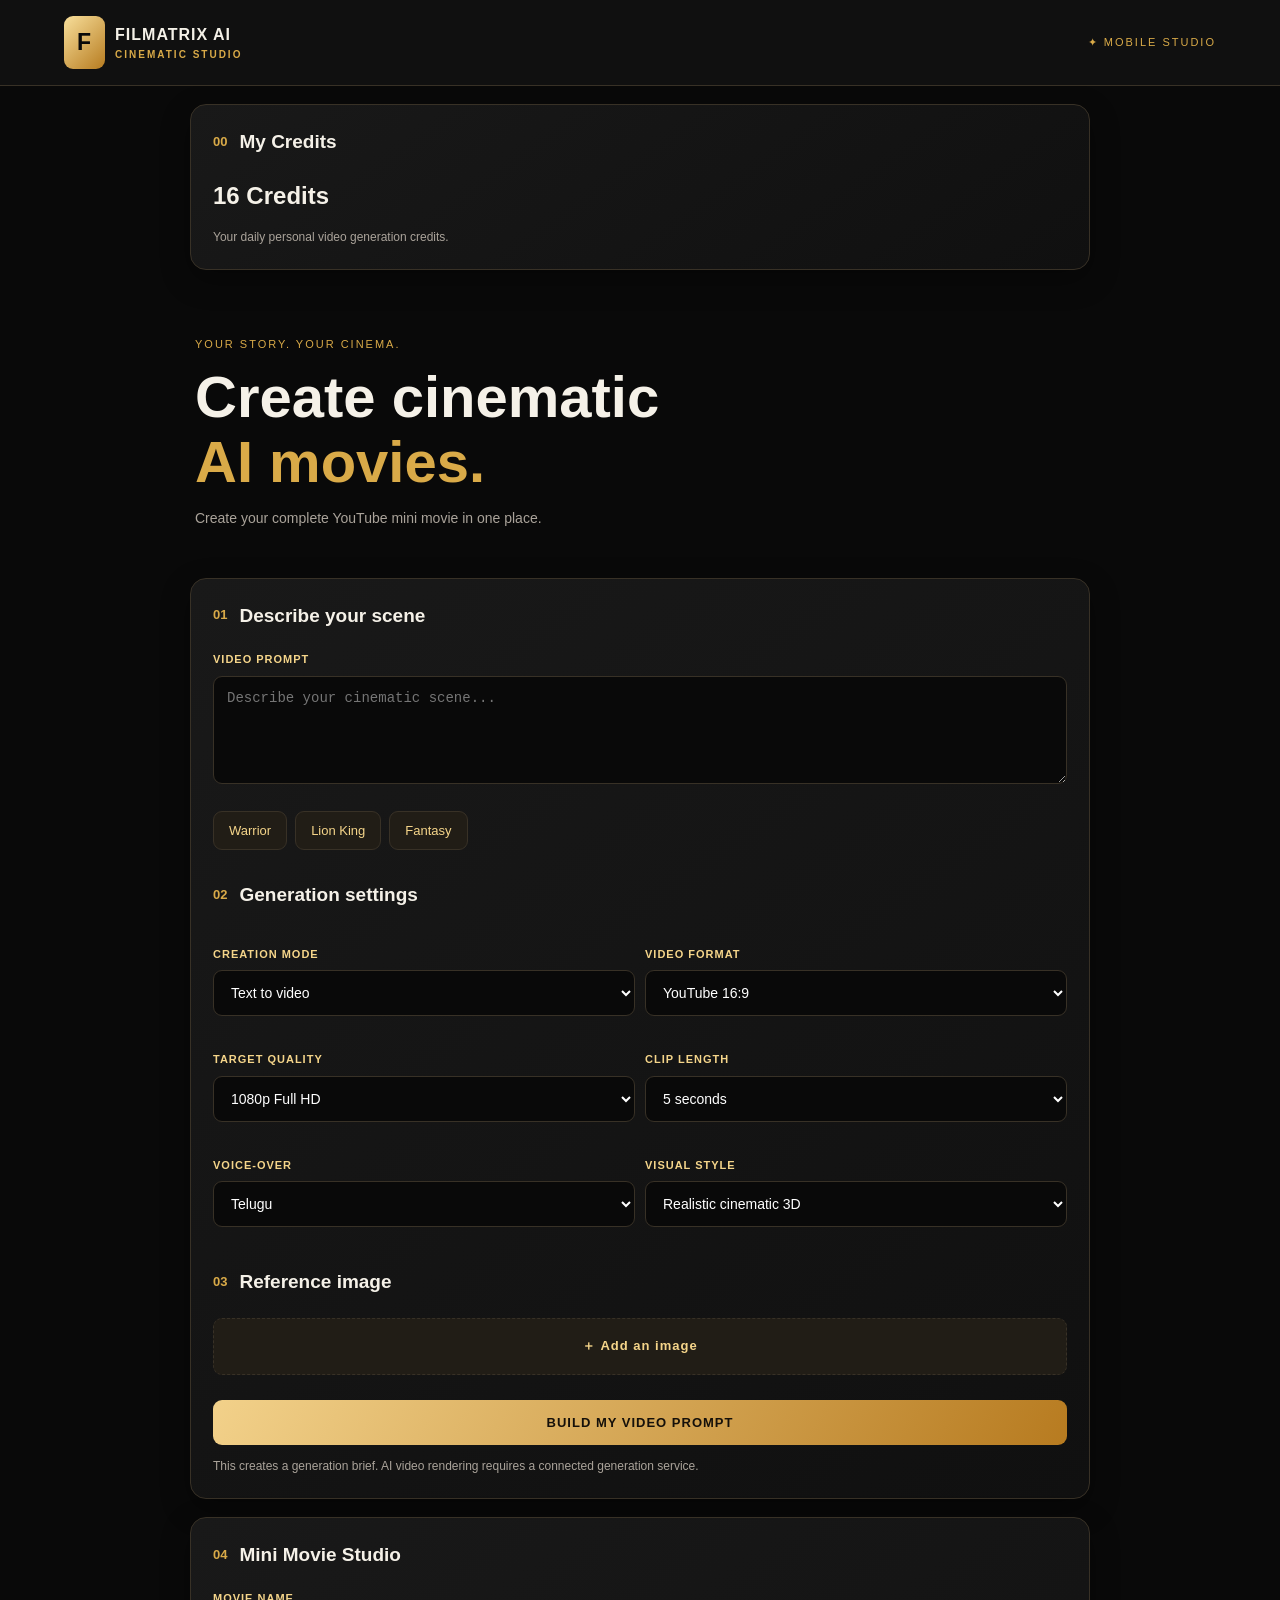
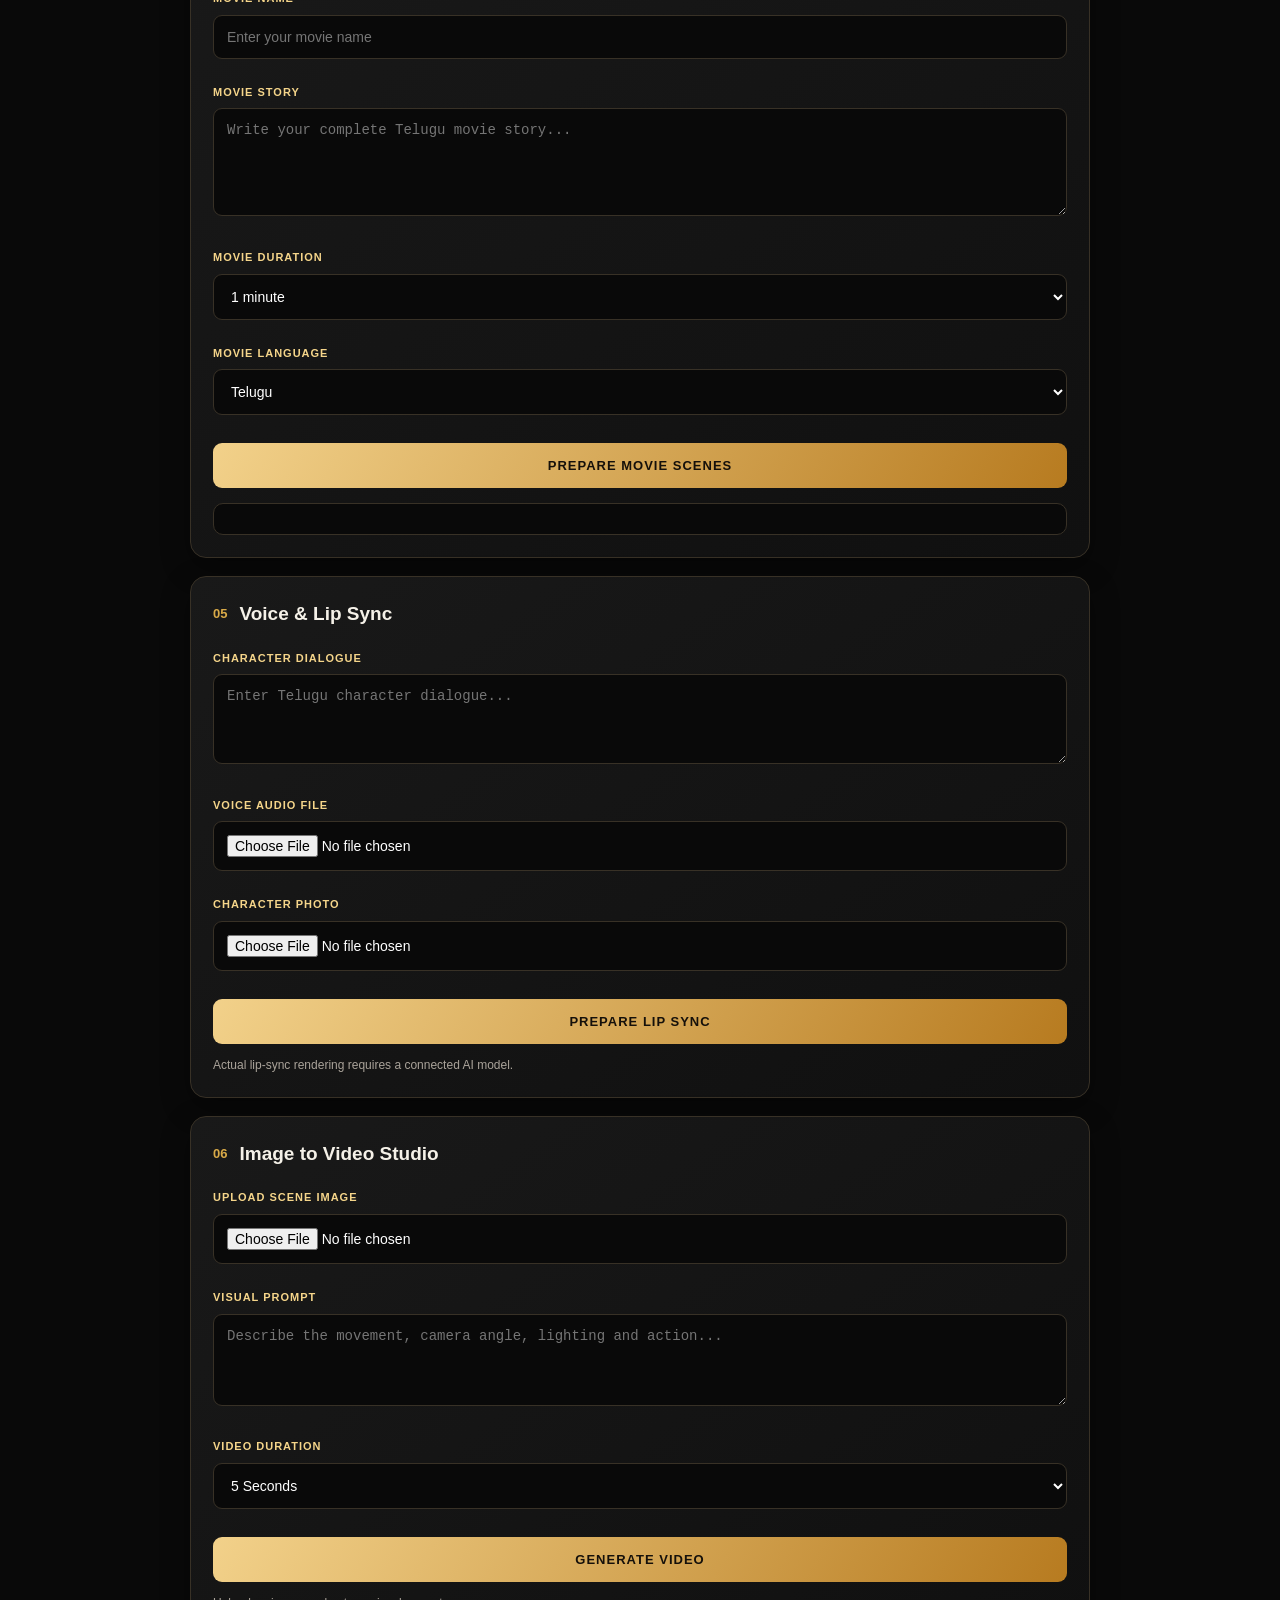
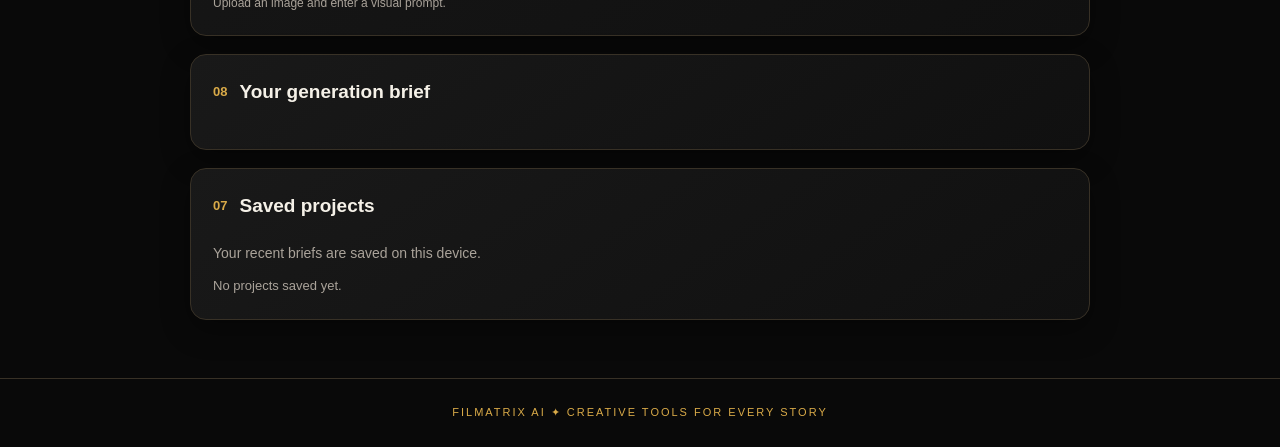
<file: index.html>
<!DOCTYPE html>
<html lang="en">
<head>
<meta charset="UTF-8">
<meta name="viewport" content="width=device-width,initial-scale=1">
<meta name="theme-color" content="#090909">
<title>FILMATRIX AI | Cinematic Studio</title>
<link rel="manifest" href="manifest.webmanifest">
<link rel="stylesheet" href="style.css">
</head>
<body>

<header class="topbar">
  <div class="brand">
    <span class="mark">F</span>
    <div>FILMATRIX AI <small>CINEMATIC STUDIO</small></div>
  </div>
  <span class="status">✦ MOBILE STUDIO</span>
</header>

<main>
  <section class="panel">
  <div class="section-title">
    <span>00</span>
    <h2>My Credits</h2>
  </div>

  <h2 id="creditBalance">16 Credits</h2>
  <p class="notice">Your daily personal video generation credits.</p>
  </section>
<section class="hero">
  <p class="eyebrow">YOUR STORY. YOUR CINEMA.</p>
  <h1>Create cinematic<br><em>AI movies.</em></h1>
  <p class="sub">Create your complete YouTube mini movie in one place.</p>
</section>

<section class="panel">
  <div class="section-title"><span>01</span><h2>Describe your scene</h2></div>
  <label for="prompt">VIDEO PROMPT</label>
  <textarea id="prompt" rows="5" placeholder="Describe your cinematic scene..."></textarea>
  <div class="chips" id="presets">
    <button type="button" data-prompt="A fearless warrior enters an ancient Indian kingdom at sunrise, cinematic 3D realism">Warrior</button>
    <button type="button" data-prompt="A majestic lion king stands on a rocky cliff above a vast jungle">Lion King</button>
    <button type="button" data-prompt="A magical fantasy temple emerges through mist, glowing golden lights">Fantasy</button>
  </div>

  <div class="section-title space"><span>02</span><h2>Generation settings</h2></div>
  <div class="two">
    <div><label for="mode">CREATION MODE</label>
      <select id="mode"><option>Text to video</option><option>Image to video</option><option>AI Lip Sync</option></select>
    </div>
    <div><label for="ratio">VIDEO FORMAT</label>
      <select id="ratio"><option value="16:9">YouTube 16:9</option><option value="9:16">Reels 9:16</option></select>
    </div>
    <div><label for="resolution">TARGET QUALITY</label>
      <select id="resolution"><option>1080p Full HD</option><option>720p HD</option><option>4K</option></select>
    </div>
    <div><label for="duration">CLIP LENGTH</label>
      <select id="duration"><option>5 seconds</option><option>10 seconds</option><option>15 seconds</option></select>
    </div>
    <div><label for="voice">VOICE-OVER</label>
      <select id="voice"><option>Telugu</option><option>English</option><option>Hindi</option></select>
    </div>
    <div><label for="style">VISUAL STYLE</label>
      <select id="style"><option>Realistic cinematic 3D</option><option>Fantasy 3D</option><option>Animation</option></select>
    </div>
  </div>

  <div class="section-title space"><span>03</span><h2>Reference image</h2></div>
  <label class="upload" for="imageInput">＋ Add an image</label>
  <input id="imageInput" type="file" accept="image/*" hidden>
  <div id="imagePreview"></div>

  <button id="buildBtn" class="primary" type="button">BUILD MY VIDEO PROMPT</button>
  <p class="notice">This creates a generation brief. AI video rendering requires a connected generation service.</p>
</section>

<section class="panel">
  <div class="section-title"><span>04</span><h2>Mini Movie Studio</h2></div>

  <label for="movieName">MOVIE NAME</label>
  <input id="movieName" type="text" placeholder="Enter your movie name">

  <label for="story">MOVIE STORY</label>
  <textarea id="story" rows="5" placeholder="Write your complete Telugu movie story..."></textarea>

  <label for="movieDuration">MOVIE DURATION</label>
  <select id="movieDuration">
    <option>1 minute</option>
    <option>5 minutes</option>
    <option>10 minutes</option>
    <option>20 minutes</option>
  </select>

  <label for="movieLanguage">MOVIE LANGUAGE</label>
  <select id="movieLanguage">
    <option>Telugu</option>
    <option>Hindi</option>
    <option>English</option>
  </select>

  <button type="button" class="primary" id="storyBtn">PREPARE MOVIE SCENES</button>
  <div id="sceneOutput"></div>
</section>

<section class="panel">
  <div class="section-title"><span>05</span><h2>Voice & Lip Sync</h2></div>
  <label for="dialogue">CHARACTER DIALOGUE</label>
  <textarea id="dialogue" rows="3" placeholder="Enter Telugu character dialogue..."></textarea>

  <label for="lipAudio">VOICE AUDIO FILE</label>
  <input id="lipAudio" type="file" accept="audio/*">

  <label for="lipImage">CHARACTER PHOTO</label>
  <input id="lipImage" type="file" accept="image/*">

  <button type="button" class="primary" id="lipBtn">PREPARE LIP SYNC</button>
  <p class="notice">Actual lip-sync rendering requires a connected AI model.</p>
</section>

<section class="panel">
  <div class="section-title">
    <span>06</span>
    <h2>Image to Video Studio</h2>
  </div>

  <label for="sceneImage">UPLOAD SCENE IMAGE</label>
  <input id="sceneImage" type="file" accept="image/*">

  <img id="scenePreview" alt="Scene preview"
       style="display:none; width:100%; border-radius:12px; margin-top:12px;">

  <label for="videoPrompt">VISUAL PROMPT</label>
  <textarea id="videoPrompt" rows="4"
    placeholder="Describe the movement, camera angle, lighting and action..."></textarea>

  <label for="videoDuration">VIDEO DURATION</label>
  <select id="videoDuration">
  <option value="5">5 Seconds</option>
  <option value="10">10 Seconds</option>
  <option value="60">1 Minute</option>
  <option value="300">5 Minutes</option>
  <option value="600">10 Minutes</option>
</select>

  <button type="button" class="primary" id="generateVideoBtn">
    GENERATE VIDEO
  </button>

  <p id="videoStatus" class="notice">
    Upload an image and enter a visual prompt.
  </p>

  <video id="generatedVideo" controls
    style="display:none; width:100%; margin-top:12px; border-radius:12px;">
  </video>

  <a id="downloadVideo" style="display:none;" download="alphamen-scene.mp4">
    DOWNLOAD VIDEO
  </a>
</section>

<section class="panel">
  <div class="section-title"><span>08</span><h2>Your generation brief</h2></div>
  <section id="result" class="hidden">
    <pre id="brief"></pre>
    <div class="actions">
      <button id="copyBtn" class="primary" type="button">COPY BRIEF</button>
      <button id="downloadBtn" type="button">DOWNLOAD BRIEF</button>
    </div>
  </section>
</section>

<section class="panel saved-panel">
  <div class="section-title"><span>07</span><h2>Saved projects</h2></div>
  <p class="muted">Your recent briefs are saved on this device.</p>
  <div id="savedList" class="saved-list">No projects saved yet.</div>
</section>
</main>
<footer>FILMATRIX AI ✦ CREATIVE TOOLS FOR EVERY STORY</footer>
<script src="app.js"></script>
</body>
</html>
</file>
<file: style.css>
* {
  box-sizing: border-box;
  margin: 0;
  padding: 0;
}

:root {
  --bg: #090909;
  --panel: #151515;
  --gold: #d9aa48;
  --gold-light: #f5d58a;
  --text: #f5f1e8;
  --muted: #aaa39a;
  --border: #383126;
}

body {
  background: var(--bg);
  color: var(--text);
  font-family: Arial, sans-serif;
  line-height: 1.6;
}

.topbar {
  display: flex;
  justify-content: space-between;
  align-items: center;
  padding: 16px 5%;
  border-bottom: 1px solid var(--border);
  background: #101010;
  position: sticky;
  top: 0;
  z-index: 10;
}

.brand {
  display: flex;
  align-items: center;
  gap: 10px;
  font-weight: bold;
  letter-spacing: 1px;
}

.brand small {
  display: block;
  color: var(--gold);
  font-size: 10px;
  letter-spacing: 2px;
}

.mark {
  color: #090909;
  background: linear-gradient(135deg, #f8df9b, #b77c20);
  border-radius: 9px;
  padding: 8px 13px;
  font-size: 23px;
  font-weight: 900;
}

.status, .eyebrow {
  color: var(--gold);
  font-size: 11px;
  letter-spacing: 2px;
}

main {
  width: min(900px, 92%);
  margin: auto;
  padding-bottom: 40px;
}

.hero {
  padding: 48px 5px 30px;
}

.hero h1 {
  font-size: clamp(35px, 8vw, 58px);
  line-height: 1.12;
  margin: 12px 0;
}

.hero h1 em {
  color: var(--gold);
  font-style: normal;
}

.sub, .muted, .notice {
  color: var(--muted);
  font-size: 14px;
}

.panel {
  background: linear-gradient(145deg, #191919, #101010);
  border: 1px solid var(--border);
  border-radius: 16px;
  padding: 22px;
  margin: 18px 0;
  box-shadow: 0 10px 30px #0005;
}

.section-title {
  display: flex;
  align-items: center;
  gap: 12px;
  margin-bottom: 20px;
}

.section-title span {
  color: var(--gold);
  font-size: 13px;
  font-weight: bold;
}

.section-title h2 {
  font-size: 19px;
}

.space {
  margin-top: 30px;
}

label {
  display: block;
  color: var(--gold-light);
  font-size: 11px;
  font-weight: bold;
  letter-spacing: 1px;
  margin: 15px 0 7px;
}

input, textarea, select {
  width: 100%;
  padding: 13px;
  border: 1px solid var(--border);
  border-radius: 9px;
  background: #090909;
  color: white;
  font-size: 14px;
  outline: none;
  margin-bottom: 10px;
}

textarea {
  resize: vertical;
  min-height: 90px;
}

input:focus, textarea:focus, select:focus {
  border-color: var(--gold);
}

.two {
  display: grid;
  grid-template-columns: 1fr 1fr;
  gap: 10px;
}

.chips {
  display: flex;
  flex-wrap: wrap;
  gap: 8px;
  margin-top: 10px;
}

button, .upload {
  border: 1px solid var(--border);
  background: #211d16;
  color: var(--gold-light);
  padding: 11px 15px;
  border-radius: 9px;
  font-size: 13px;
  cursor: pointer;
}

button:active {
  transform: scale(.98);
}

.primary {
  width: 100%;
  margin-top: 18px;
  background: linear-gradient(120deg, #f2d18a, #b77b20);
  color: #15100a;
  border: none;
  padding: 15px;
  font-weight: 900;
  letter-spacing: 1px;
}

.upload {
  display: block;
  text-align: center;
  border-style: dashed;
  padding: 17px;
}

#imagePreview img {
  width: 100%;
  max-height: 220px;
  object-fit: contain;
  margin: 12px 0;
  border-radius: 10px;
}

.notice {
  margin-top: 12px;
  font-size: 12px;
}

.hidden {
  display: none;
}

#brief, #sceneOutput {
  white-space: pre-wrap;
  overflow-wrap: anywhere;
  background: #090909;
  border: 1px solid var(--border);
  border-radius: 10px;
  padding: 15px;
  margin-top: 15px;
  color: var(--gold-light);
  font-size: 13px;
}

.actions {
  display: flex;
  flex-wrap: wrap;
  gap: 10px;
  margin-top: 12px;
}

.actions button {
  flex: 1;
}

.saved-list {
  color: var(--muted);
  font-size: 13px;
  margin-top: 12px;
}

footer {
  text-align: center;
  padding: 25px 10px;
  color: var(--gold);
  font-size: 11px;
  letter-spacing: 2px;
  border-top: 1px solid var(--border);
}

@media (max-width: 600px) {
  .panel {
    padding: 16px;
  }

  .two {
    grid-template-columns: 1fr;
    gap: 0;
  }

  .hero {
    padding-top: 35px;
  }

  .status {
    font-size: 9px;
  }
}
</file>
